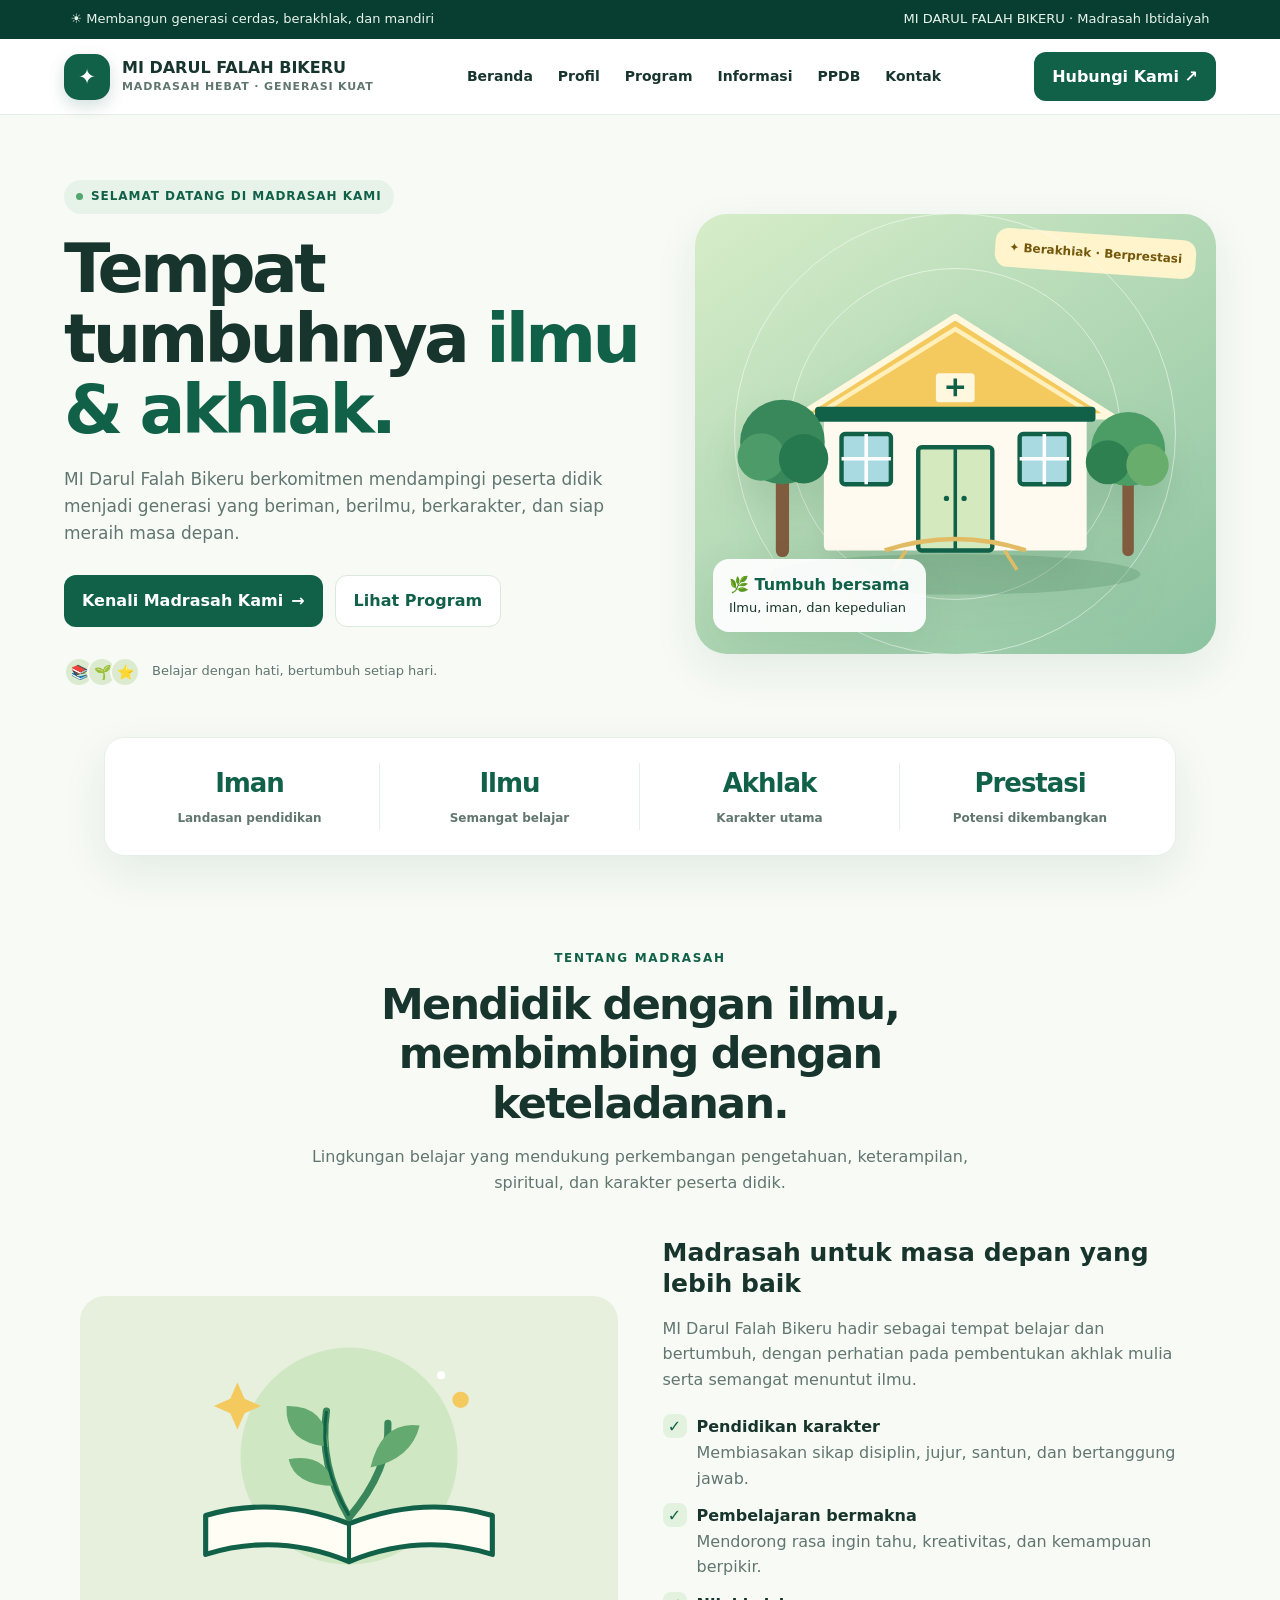
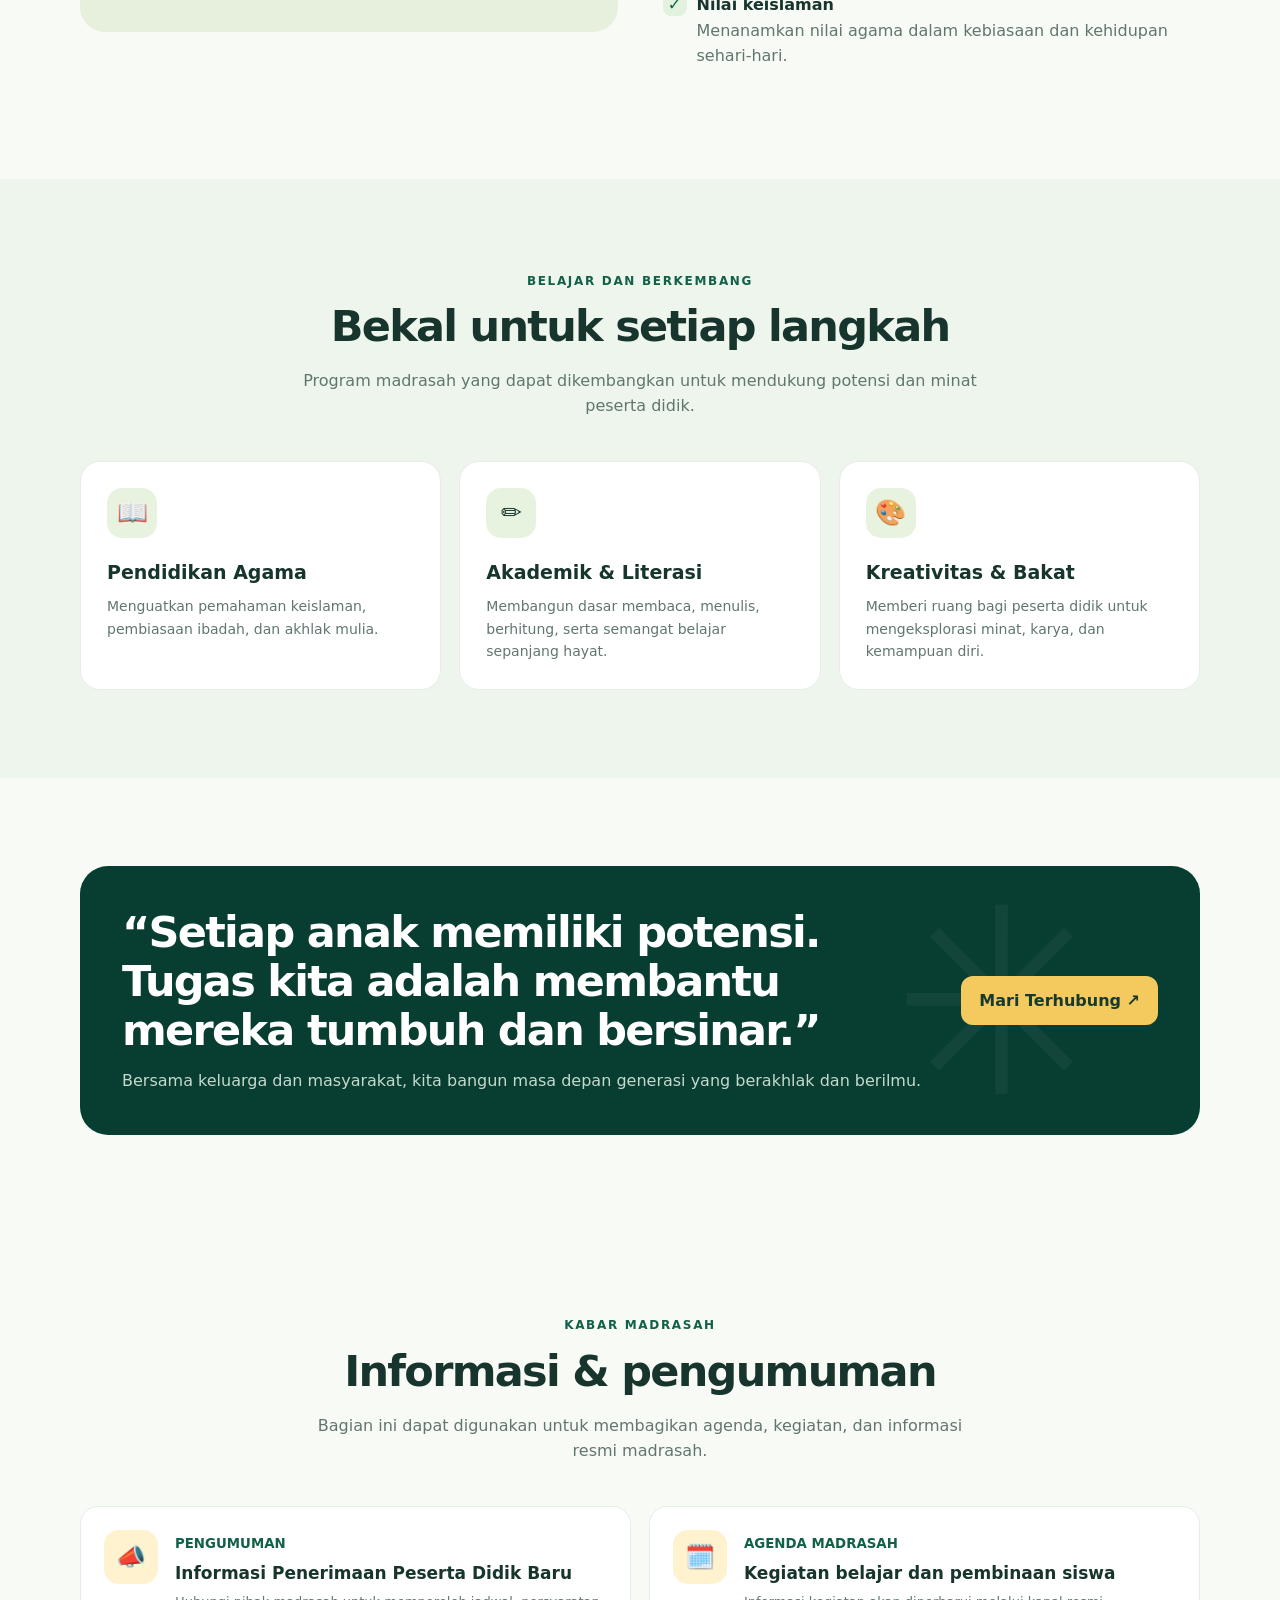
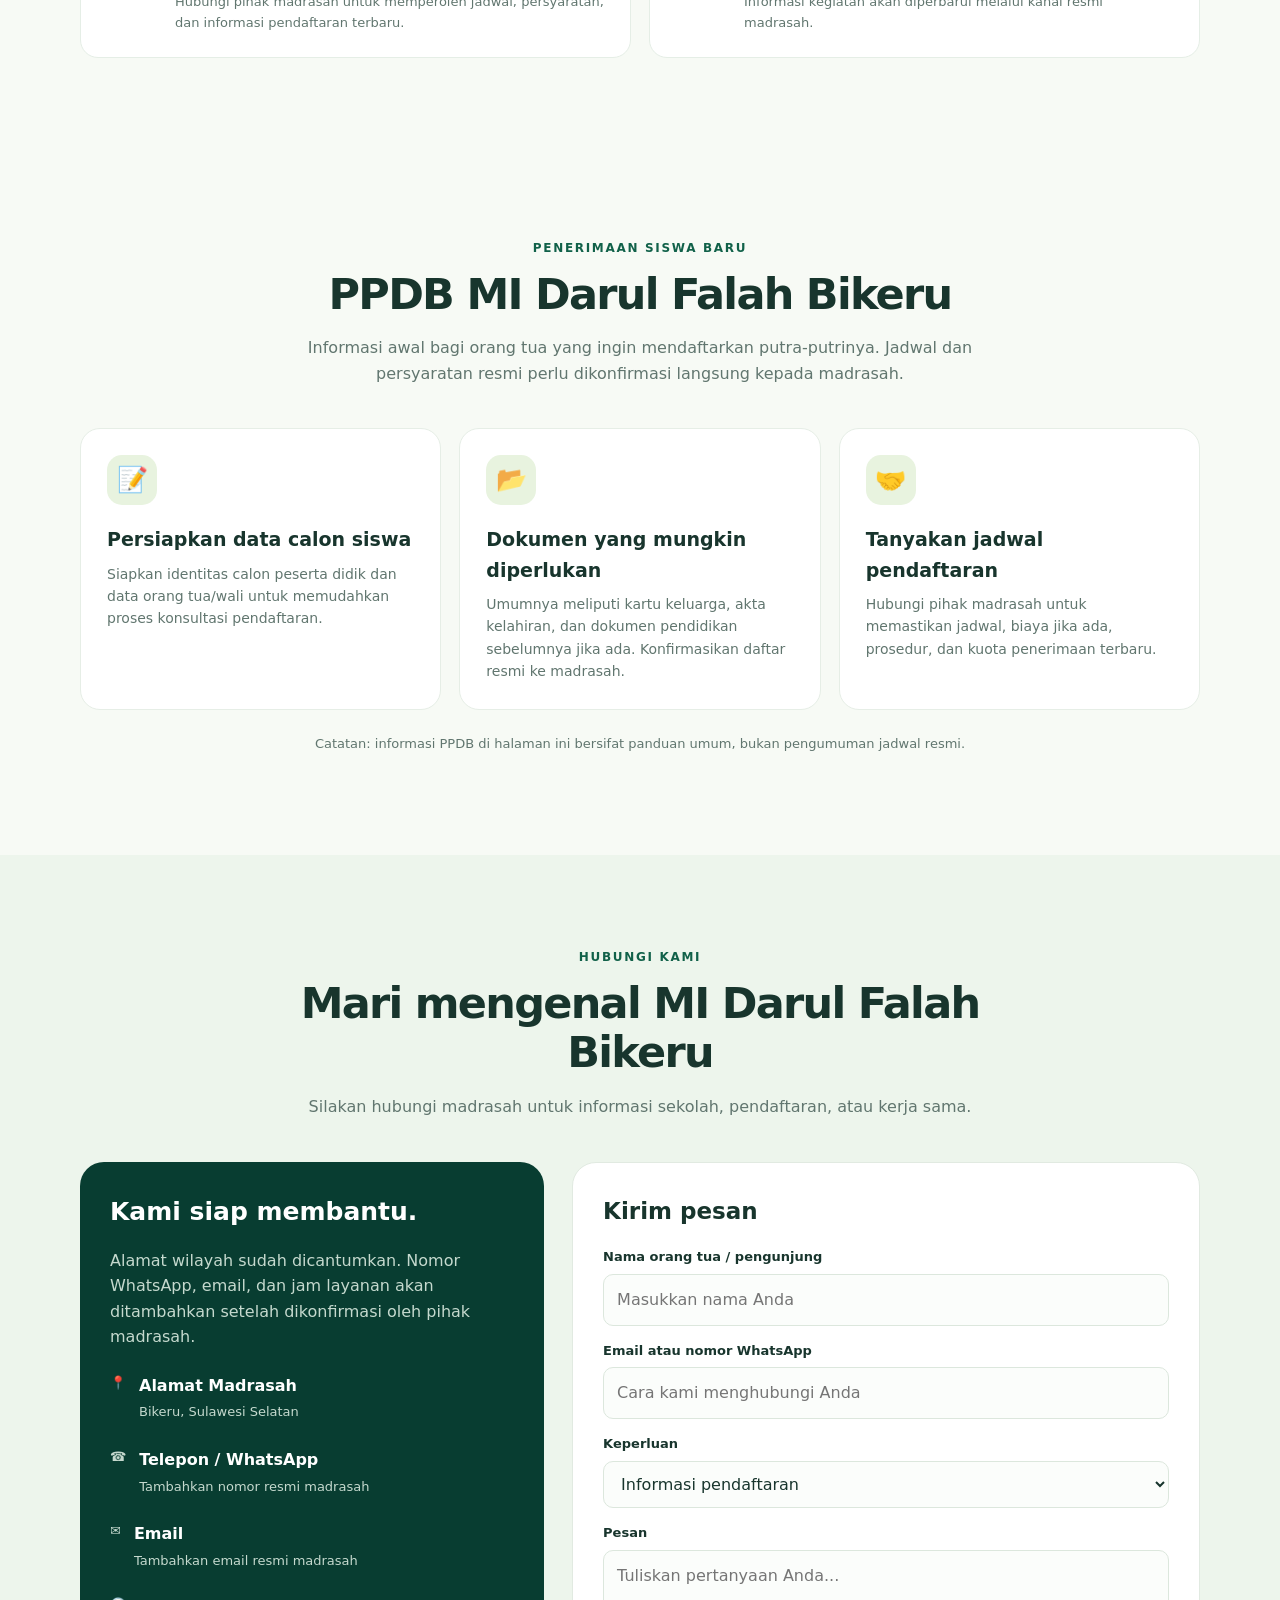
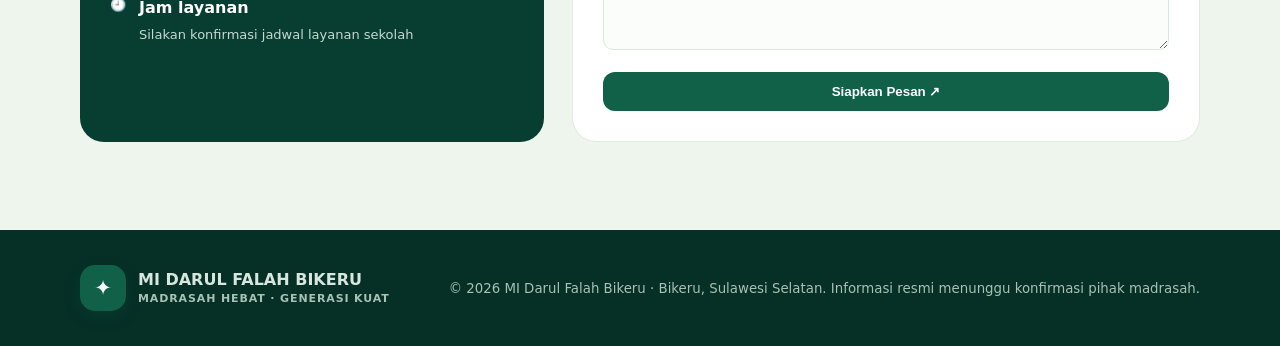
<file: mi_darul_falah_bikeru.html>
<!DOCTYPE html>
<html lang="id">
<head>
<meta charset="UTF-8"><meta name="viewport" content="width=device-width, initial-scale=1.0">
<meta name="description" content="Profil, program pendidikan, informasi PPDB, berita, dan kontak MI Darul Falah Bikeru, Sulawesi Selatan.">
<meta name="theme-color" content="#116149">
<meta property="og:title" content="MI Darul Falah Bikeru | Madrasah Hebat">
<meta property="og:description" content="Membangun generasi cerdas, berakhlak, dan mandiri.">
<meta property="og:type" content="website">
<title>MI Darul Falah Bikeru | Madrasah Hebat</title>
<style>
:root{--green:#116149;--deep:#083d31;--lime:#d9efb0;--gold:#f4c95d;--ink:#18352d;--muted:#61766f;--cream:#f7faf5;--white:#fff;--shadow:0 16px 45px #0a473015}*{box-sizing:border-box}html{scroll-behavior:smooth;scroll-padding-top:80px}body{margin:0;font-family:Inter,ui-sans-serif,system-ui,-apple-system,"Segoe UI",sans-serif;color:var(--ink);background:var(--cream);line-height:1.6}a{color:inherit;text-decoration:none}.topbar{background:var(--deep);color:#e8f5eb;font-size:13px;padding:9px 5.5%;display:flex;justify-content:space-between;gap:12px;flex-wrap:wrap}.navwrap{position:sticky;top:0;z-index:20;background:#ffffffed;backdrop-filter:blur(12px);border-bottom:1px solid #e5eee7}.nav{max-width:1200px;margin:auto;padding:13px 24px;display:flex;align-items:center;justify-content:space-between;gap:20px}.brand{display:flex;align-items:center;gap:12px;font-weight:850;line-height:1.15}.logo{width:46px;height:46px;border-radius:15px;background:var(--green);color:white;display:grid;place-items:center;font-size:21px;box-shadow:0 6px 16px #11614930}.brand small{display:block;font-size:11px;color:var(--muted);font-weight:650;letter-spacing:.08em;margin-top:4px}.links{display:flex;align-items:center;gap:25px;font-size:14px;font-weight:700}.links a:hover{color:var(--green)}.nav-cta,.btn{display:inline-flex;align-items:center;justify-content:center;gap:8px;background:var(--green);color:#fff;padding:12px 18px;border-radius:12px;font-weight:750;border:0;cursor:pointer;transition:.2s}.nav-cta:hover,.btn:hover{background:var(--deep);transform:translateY(-2px)}.menu{display:none;background:#edf5ee;border:0;border-radius:10px;padding:9px;color:var(--green);font-size:21px}.hero{max-width:1200px;margin:auto;padding:65px 24px 76px;display:grid;grid-template-columns:1.05fr .95fr;align-items:center;gap:55px}.eyebrow{display:inline-flex;align-items:center;gap:8px;background:#e7f3e8;color:var(--green);border-radius:30px;padding:7px 12px;font-size:12px;font-weight:850;letter-spacing:.08em;text-transform:uppercase}.eyebrow:before{content:"";width:7px;height:7px;border-radius:50%;background:#52a66f}.hero h1{font-size:clamp(40px,5.4vw,68px);line-height:1.04;letter-spacing:-.055em;margin:20px 0}.hero h1 span{color:var(--green)}.hero p{font-size:17px;color:var(--muted);max-width:550px;margin:0 0 28px}.actions{display:flex;gap:12px;flex-wrap:wrap}.btn.secondary{background:white;color:var(--green);border:1px solid #dbe8dd}.hero-note{display:flex;align-items:center;gap:12px;margin-top:30px;color:var(--muted);font-size:13px}.avatars{display:flex}.avatars span{width:30px;height:30px;border-radius:50%;background:#dcebcf;border:2px solid var(--cream);display:grid;place-items:center;margin-left:-7px;font-size:14px}.avatars span:first-child{margin-left:0}.visual{position:relative;min-height:440px;border-radius:32px;background:linear-gradient(145deg,#d7edc9,#8dc3a1);overflow:hidden;box-shadow:var(--shadow);display:grid;place-items:center}.visual:before,.visual:after{content:"";position:absolute;border:1px solid #ffffff85;border-radius:50%;width:330px;height:330px}.visual:after{width:440px;height:440px}.school-art{position:relative;z-index:1;width:88%;max-width:470px;filter:drop-shadow(0 22px 18px #245a3625)}.float-card{position:absolute;z-index:2;left:18px;bottom:22px;background:#ffffffed;border-radius:16px;padding:13px 16px;box-shadow:var(--shadow);font-size:13px}.float-card strong{display:block;color:var(--green);font-size:16px}.float-badge{position:absolute;right:20px;top:20px;background:#fff4cc;color:#73580b;padding:10px 14px;border-radius:13px;font-weight:800;font-size:12px;transform:rotate(4deg)}.stats{max-width:1120px;margin:-26px auto 0;padding:0 24px;position:relative;z-index:3}.stats-inner{display:grid;grid-template-columns:repeat(4,1fr);background:white;border:1px solid #e8efe8;box-shadow:var(--shadow);border-radius:20px;padding:25px 15px}.stat{text-align:center;border-right:1px solid #e8eee8}.stat:last-child{border:0}.stat strong{display:block;font-size:26px;color:var(--green);letter-spacing:-.04em}.stat span{font-size:12px;color:var(--muted);font-weight:700}.section{padding:88px 24px}.section-inner{max-width:1120px;margin:auto}.section-head{text-align:center;max-width:680px;margin:0 auto 42px}.kicker{color:var(--green);font-size:12px;font-weight:850;text-transform:uppercase;letter-spacing:.14em}.section h2{font-size:clamp(30px,4vw,43px);letter-spacing:-.04em;line-height:1.15;margin:10px 0 14px}.section-head p,.muted{color:var(--muted)}.about-grid{display:grid;grid-template-columns:1fr 1fr;gap:45px;align-items:center}.about-art{background:#e6f0dd;border-radius:25px;padding:25px;min-height:320px;display:grid;place-items:center}.about-art svg{width:100%;max-width:430px}.about-copy h3{font-size:25px;line-height:1.25;margin:0 0 14px}.checks{list-style:none;padding:0;margin:22px 0;display:grid;gap:12px}.checks li{display:flex;gap:10px;align-items:flex-start}.check{flex:0 0 24px;height:24px;background:#e2f2df;color:var(--green);display:grid;place-items:center;border-radius:8px;font-weight:900}.programs{background:#edf5ec}.cards{display:grid;grid-template-columns:repeat(3,1fr);gap:18px}.card{background:#fff;border:1px solid #e6eee6;border-radius:20px;padding:26px;transition:.2s}.card:hover{transform:translateY(-5px);box-shadow:var(--shadow)}.card-icon{width:50px;height:50px;display:grid;place-items:center;background:#e8f3df;border-radius:15px;font-size:25px;margin-bottom:19px}.card h3{margin:0 0 8px;font-size:19px}.card p{margin:0;color:var(--muted);font-size:14px}.quote{background:var(--deep);color:#fff;border-radius:28px;padding:42px;display:grid;grid-template-columns:1fr auto;align-items:center;gap:30px;overflow:hidden;position:relative}.quote:after{content:"✳";position:absolute;right:8%;top:-70px;font-size:260px;color:#ffffff0b}.quote h2{max-width:700px;margin:0 0 12px;position:relative;z-index:1}.quote p{color:#c5d9ce;margin:0;position:relative;z-index:1}.quote .btn{background:var(--gold);color:#173a2e;position:relative;z-index:1;white-space:nowrap}.news-grid{display:grid;grid-template-columns:1fr 1fr;gap:18px}.news{background:#fff;border:1px solid #e5eee6;border-radius:18px;padding:23px;display:flex;gap:17px}.news-icon{flex:0 0 54px;height:54px;border-radius:15px;background:#fff2ce;display:grid;place-items:center;font-size:24px}.news small{color:var(--green);font-weight:800}.news h3{margin:5px 0;font-size:17px}.news p{margin:0;color:var(--muted);font-size:13px}.contact{background:#edf5ec}.contact-grid{display:grid;grid-template-columns:.85fr 1.15fr;gap:28px}.contact-panel{background:var(--deep);color:white;border-radius:24px;padding:30px}.contact-panel h3{font-size:25px;margin:0 0 10px}.contact-panel p{color:#c5d9ce}.contact-item{display:flex;gap:13px;margin-top:23px;align-items:flex-start}.contact-item b{display:block}.contact-item span{color:#c5d9ce;font-size:13px}.contact-form{background:#fff;border:1px solid #e1eae1;border-radius:24px;padding:30px}.contact-form h3{margin:0 0 18px;font-size:23px}.field{margin-bottom:15px}.field label{display:block;font-size:13px;font-weight:750;margin-bottom:6px}.field input,.field textarea,.field select{width:100%;border:1px solid #dce7dd;border-radius:10px;padding:12px 13px;font:inherit;background:#fbfdfb;color:var(--ink)}.field textarea{min-height:100px;resize:vertical}.contact-form .btn{width:100%}.footer{background:#062f26;color:#d7e7dd;padding:35px 24px}.footer-inner{max-width:1120px;margin:auto;display:flex;align-items:center;justify-content:space-between;gap:20px;flex-wrap:wrap}.footer small{color:#a7c1b3}.toast{display:none;margin-top:12px;background:#e4f5df;padding:12px;border-radius:10px;color:#155d37;font-size:13px}.toast.show{display:block}
@media(max-width:850px){.links{display:none;position:absolute;top:72px;left:0;right:0;background:white;padding:20px 25px;box-shadow:var(--shadow);flex-direction:column;align-items:stretch;gap:18px}.links.open{display:flex}.menu{display:block}.nav-cta{display:none}.hero{grid-template-columns:1fr;gap:30px;padding-top:48px}.hero-copy{text-align:center}.hero p{margin-left:auto;margin-right:auto}.actions,.hero-note{justify-content:center}.visual{min-height:360px}.stats-inner{grid-template-columns:repeat(2,1fr);gap:20px}.stat:nth-child(2){border-right:0}.stat:nth-child(-n+2){padding-bottom:15px;border-bottom:1px solid #e8eee8}.about-grid,.contact-grid{grid-template-columns:1fr}.cards{grid-template-columns:1fr 1fr}.quote{grid-template-columns:1fr}.quote .btn{justify-self:start}}@media(max-width:560px){.topbar{justify-content:center;text-align:center}.hero{padding-left:19px;padding-right:19px}.hero h1{font-size:43px}.visual{min-height:290px;border-radius:23px}.float-card{left:10px;bottom:10px}.float-badge{right:10px;top:10px}.section{padding:65px 19px}.stats{padding:0 19px}.stats-inner{padding:20px 8px}.stat strong{font-size:23px}.cards,.news-grid{grid-template-columns:1fr}.quote{padding:29px 24px}.contact-panel,.contact-form{padding:23px}.brand{font-size:14px}.brand small{font-size:9px}}
</style>
</head>
<body>
<div class="topbar"><span>☀️ Membangun generasi cerdas, berakhlak, dan mandiri</span><span>MI DARUL FALAH BIKERU · Madrasah Ibtidaiyah</span></div>
<div class="navwrap"><nav class="nav"><a class="brand" href="#beranda"><span class="logo">✦</span><span>MI DARUL FALAH BIKERU<small>MADRASAH HEBAT · GENERASI KUAT</small></span></a><div class="links" id="navLinks"><a href="#beranda">Beranda</a><a href="#profil">Profil</a><a href="#program">Program</a><a href="#berita">Informasi</a><a href="#ppdb">PPDB</a><a href="#kontak">Kontak</a></div><a class="nav-cta" href="#kontak">Hubungi Kami ↗</a><button class="menu" id="menuBtn" aria-label="Buka menu">☰</button></nav></div>
<main>
<section class="hero" id="beranda"><div class="hero-copy"><span class="eyebrow">Selamat datang di madrasah kami</span><h1>Tempat tumbuhnya <span>ilmu & akhlak.</span></h1><p>MI Darul Falah Bikeru berkomitmen mendampingi peserta didik menjadi generasi yang beriman, berilmu, berkarakter, dan siap meraih masa depan.</p><div class="actions"><a class="btn" href="#profil">Kenali Madrasah Kami <span>→</span></a><a class="btn secondary" href="#program">Lihat Program</a></div><div class="hero-note"><div class="avatars"><span>📚</span><span>🌱</span><span>⭐</span></div><span>Belajar dengan hati, bertumbuh setiap hari.</span></div></div>
<div class="visual"><div class="float-badge">✦ Berakhlak · Berprestasi</div><svg class="school-art" viewBox="0 0 520 420" role="img" aria-label="Ilustrasi sekolah dan pepohonan"><ellipse cx="260" cy="370" rx="210" ry="23" fill="#548b66" opacity=".3"/><path d="M82 191 L260 78 L438 191 Z" fill="#f4c95d" stroke="#fff8df" stroke-width="7" stroke-linejoin="round"/><path d="M108 186 L260 92 L412 186" fill="none" stroke="#fff0bb" stroke-width="5"/><rect x="111" y="186" width="298" height="157" rx="5" fill="#fffaf0"/><rect x="101" y="180" width="318" height="17" rx="4" fill="#116149"/><rect x="131" y="211" width="56" height="57" rx="4" fill="#a9d9e1" stroke="#116149" stroke-width="5"/><path d="M159 211 V268 M131 239 H187" stroke="#fff" stroke-width="4"/><rect x="333" y="211" width="56" height="57" rx="4" fill="#a9d9e1" stroke="#116149" stroke-width="5"/><path d="M361 211 V268 M333 239 H389" stroke="#fff" stroke-width="4"/><rect x="218" y="226" width="84" height="117" rx="4" fill="#d5e9be" stroke="#116149" stroke-width="5"/><path d="M260 228 V343" stroke="#116149" stroke-width="4"/><circle cx="250" cy="284" r="3" fill="#116149"/><circle cx="270" cy="284" r="3" fill="#116149"/><rect x="238" y="142" width="44" height="33" rx="4" fill="#fff8df"/><path d="M260 148 V168 M250 158 H270" stroke="#116149" stroke-width="4"/><path d="M64 343 V246" stroke="#805b3e" stroke-width="15" stroke-linecap="round"/><circle cx="64" cy="220" r="48" fill="#38885b"/><circle cx="40" cy="237" r="27" fill="#4d9b68"/><circle cx="88" cy="239" r="28" fill="#26784f"/><path d="M456 343 V251" stroke="#805b3e" stroke-width="13" stroke-linecap="round"/><circle cx="456" cy="228" r="42" fill="#4b9c65"/><circle cx="433" cy="243" r="25" fill="#2e8051"/><circle cx="478" cy="246" r="24" fill="#69ad6c"/><path d="M180 343 Q260 317 340 343" stroke="#e2bc64" stroke-width="5" fill="none"/><path d="M204 343 L190 365 M316 343 L330 365" stroke="#e2bc64" stroke-width="4"/></svg><div class="float-card"><strong>🌿 Tumbuh bersama</strong><span>Ilmu, iman, dan kepedulian</span></div></div></section>
<div class="stats"><div class="stats-inner"><div class="stat"><strong>Iman</strong><span>Landasan pendidikan</span></div><div class="stat"><strong>Ilmu</strong><span>Semangat belajar</span></div><div class="stat"><strong>Akhlak</strong><span>Karakter utama</span></div><div class="stat"><strong>Prestasi</strong><span>Potensi dikembangkan</span></div></div></div>
<section class="section" id="profil"><div class="section-inner"><div class="section-head"><span class="kicker">Tentang madrasah</span><h2>Mendidik dengan ilmu,<br>membimbing dengan keteladanan.</h2><p>Lingkungan belajar yang mendukung perkembangan pengetahuan, keterampilan, spiritual, dan karakter peserta didik.</p></div><div class="about-grid"><div class="about-art"><svg viewBox="0 0 420 280" role="img" aria-label="Ilustrasi buku dan tanaman"><circle cx="210" cy="132" r="106" fill="#d0e7c3"/><path d="M70 190 Q137 170 210 198 Q283 170 350 190 L350 228 Q280 206 210 235 Q140 206 70 228 Z" fill="#fffdf4" stroke="#116149" stroke-width="5" stroke-linejoin="round"/><path d="M210 198 V234" stroke="#116149" stroke-width="4"/><path d="M210 192 Q180 140 188 88 M210 192 Q250 145 248 100" fill="none" stroke="#39865b" stroke-width="7" stroke-linecap="round"/><path d="M190 123 Q147 119 149 83 Q188 82 190 123 M231 143 Q271 135 279 102 Q242 97 231 143 M196 161 Q157 161 151 135 Q187 128 196 161" fill="#64a96f"/><path d="M210 190 Q180 140 188 88" fill="none" stroke="#116149" stroke-width="3"/><path d="M94 76 l7 -16 l7 16 l16 7 l-16 7 l-7 16 l-7 -16 l-16 -7z" fill="#f4c95d"/><circle cx="319" cy="77" r="8" fill="#f4c95d"/><circle cx="300" cy="53" r="4" fill="#fff"/></svg></div><div class="about-copy"><h3>Madrasah untuk masa depan yang lebih baik</h3><p class="muted">MI Darul Falah Bikeru hadir sebagai tempat belajar dan bertumbuh, dengan perhatian pada pembentukan akhlak mulia serta semangat menuntut ilmu.</p><ul class="checks"><li><span class="check">✓</span><span><b>Pendidikan karakter</b><br><span class="muted">Membiasakan sikap disiplin, jujur, santun, dan bertanggung jawab.</span></span></li><li><span class="check">✓</span><span><b>Pembelajaran bermakna</b><br><span class="muted">Mendorong rasa ingin tahu, kreativitas, dan kemampuan berpikir.</span></span></li><li><span class="check">✓</span><span><b>Nilai keislaman</b><br><span class="muted">Menanamkan nilai agama dalam kebiasaan dan kehidupan sehari-hari.</span></span></li></ul></div></div></div></section>
<section class="section programs" id="program"><div class="section-inner"><div class="section-head"><span class="kicker">Belajar dan berkembang</span><h2>Bekal untuk setiap langkah</h2><p>Program madrasah yang dapat dikembangkan untuk mendukung potensi dan minat peserta didik.</p></div><div class="cards"><article class="card"><div class="card-icon">📖</div><h3>Pendidikan Agama</h3><p>Menguatkan pemahaman keislaman, pembiasaan ibadah, dan akhlak mulia.</p></article><article class="card"><div class="card-icon">✏️</div><h3>Akademik & Literasi</h3><p>Membangun dasar membaca, menulis, berhitung, serta semangat belajar sepanjang hayat.</p></article><article class="card"><div class="card-icon">🎨</div><h3>Kreativitas & Bakat</h3><p>Memberi ruang bagi peserta didik untuk mengeksplorasi minat, karya, dan kemampuan diri.</p></article></div></div></section>
<section class="section"><div class="section-inner"><div class="quote"><div><h2>“Setiap anak memiliki potensi. Tugas kita adalah membantu mereka tumbuh dan bersinar.”</h2><p>Bersama keluarga dan masyarakat, kita bangun masa depan generasi yang berakhlak dan berilmu.</p></div><a class="btn" href="#kontak">Mari Terhubung ↗</a></div></div></section>
<section class="section" id="berita"><div class="section-inner"><div class="section-head"><span class="kicker">Kabar madrasah</span><h2>Informasi & pengumuman</h2><p>Bagian ini dapat digunakan untuk membagikan agenda, kegiatan, dan informasi resmi madrasah.</p></div><div class="news-grid"><article class="news"><div class="news-icon">📣</div><div><small>PENGUMUMAN</small><h3>Informasi Penerimaan Peserta Didik Baru</h3><p>Hubungi pihak madrasah untuk memperoleh jadwal, persyaratan, dan informasi pendaftaran terbaru.</p></div></article><article class="news"><div class="news-icon">🗓️</div><div><small>AGENDA MADRASAH</small><h3>Kegiatan belajar dan pembinaan siswa</h3><p>Informasi kegiatan akan diperbarui melalui kanal resmi madrasah.</p></div></article></div></div></section>
<section class="section" id="ppdb"><div class="section-inner"><div class="section-head"><span class="kicker">Penerimaan siswa baru</span><h2>PPDB MI Darul Falah Bikeru</h2><p>Informasi awal bagi orang tua yang ingin mendaftarkan putra-putrinya. Jadwal dan persyaratan resmi perlu dikonfirmasi langsung kepada madrasah.</p></div><div class="cards"><article class="card"><div class="card-icon">📝</div><h3>Persiapkan data calon siswa</h3><p>Siapkan identitas calon peserta didik dan data orang tua/wali untuk memudahkan proses konsultasi pendaftaran.</p></article><article class="card"><div class="card-icon">📂</div><h3>Dokumen yang mungkin diperlukan</h3><p>Umumnya meliputi kartu keluarga, akta kelahiran, dan dokumen pendidikan sebelumnya jika ada. Konfirmasikan daftar resmi ke madrasah.</p></article><article class="card"><div class="card-icon">🤝</div><h3>Tanyakan jadwal pendaftaran</h3><p>Hubungi pihak madrasah untuk memastikan jadwal, biaya jika ada, prosedur, dan kuota penerimaan terbaru.</p></article></div><p class="muted" style="text-align:center;margin-top:24px;font-size:13px">Catatan: informasi PPDB di halaman ini bersifat panduan umum, bukan pengumuman jadwal resmi.</p></div></section>
<section class="section contact" id="kontak"><div class="section-inner"><div class="section-head"><span class="kicker">Hubungi kami</span><h2>Mari mengenal MI Darul Falah Bikeru</h2><p>Silakan hubungi madrasah untuk informasi sekolah, pendaftaran, atau kerja sama.</p></div><div class="contact-grid"><div class="contact-panel"><h3>Kami siap membantu.</h3><p>Alamat wilayah sudah dicantumkan. Nomor WhatsApp, email, dan jam layanan akan ditambahkan setelah dikonfirmasi oleh pihak madrasah.</p><div class="contact-item"><span>📍</span><div><b>Alamat Madrasah</b><span> Bikeru, Sulawesi Selatan</span></div></div><div class="contact-item"><span>☎️</span><div><b>Telepon / WhatsApp</b><span>Tambahkan nomor resmi madrasah</span></div></div><div class="contact-item"><span>✉️</span><div><b>Email</b><span>Tambahkan email resmi madrasah</span></div></div><div class="contact-item"><span>🕘</span><div><b>Jam layanan</b><span>Silakan konfirmasi jadwal layanan sekolah</span></div></div></div><form class="contact-form" id="contactForm"><h3>Kirim pesan</h3><div class="field"><label for="nama">Nama orang tua / pengunjung</label><input id="nama" name="nama" required placeholder="Masukkan nama Anda"></div><div class="field"><label for="email">Email atau nomor WhatsApp</label><input id="email" name="email" required placeholder="Cara kami menghubungi Anda"></div><div class="field"><label for="topik">Keperluan</label><select id="topik" name="topik"><option>Informasi pendaftaran</option><option>Informasi sekolah</option><option>Kerja sama</option><option>Lainnya</option></select></div><div class="field"><label for="pesan">Pesan</label><textarea id="pesan" name="pesan" required placeholder="Tuliskan pertanyaan Anda..."></textarea></div><button class="btn" type="submit">Siapkan Pesan ↗</button><div class="toast" id="toast" role="status">Pesan siap disalin. Setelah kontak resmi tersedia, formulir dapat dihubungkan ke WhatsApp atau email madrasah.</div></form></div></div></section>
</main><footer class="footer"><div class="footer-inner"><div class="brand"><span class="logo">✦</span><span>MI DARUL FALAH BIKERU<small style="color:#a7c1b3">MADRASAH HEBAT · GENERASI KUAT</small></span></div><small>© <span id="year"></span> MI Darul Falah Bikeru · Bikeru, Sulawesi Selatan. Informasi resmi menunggu konfirmasi pihak madrasah.</small></div></footer>
<script>
const menuBtn=document.getElementById('menuBtn'),navLinks=document.getElementById('navLinks');menuBtn.addEventListener('click',()=>{navLinks.classList.toggle('open');menuBtn.textContent=navLinks.classList.contains('open')?'✕':'☰'});navLinks.querySelectorAll('a').forEach(a=>a.addEventListener('click',()=>{navLinks.classList.remove('open');menuBtn.textContent='☰'}));document.getElementById('year').textContent=new Date().getFullYear();document.getElementById('contactForm').addEventListener('submit',async e=>{e.preventDefault();const f=e.currentTarget;const message=`Pesan untuk MI Darul Falah Bikeru\nNama: ${f.nama.value}\nKontak: ${f.email.value}\nKeperluan: ${f.topik.value}\nPesan: ${f.pesan.value}`;try{await navigator.clipboard.writeText(message);document.getElementById('toast').textContent='Pesan berhasil disalin. Silakan kirim ke kontak resmi madrasah.'}catch(err){document.getElementById('toast').textContent=message}document.getElementById('toast').classList.add('show')});
</script>
</body></html>
</file>
